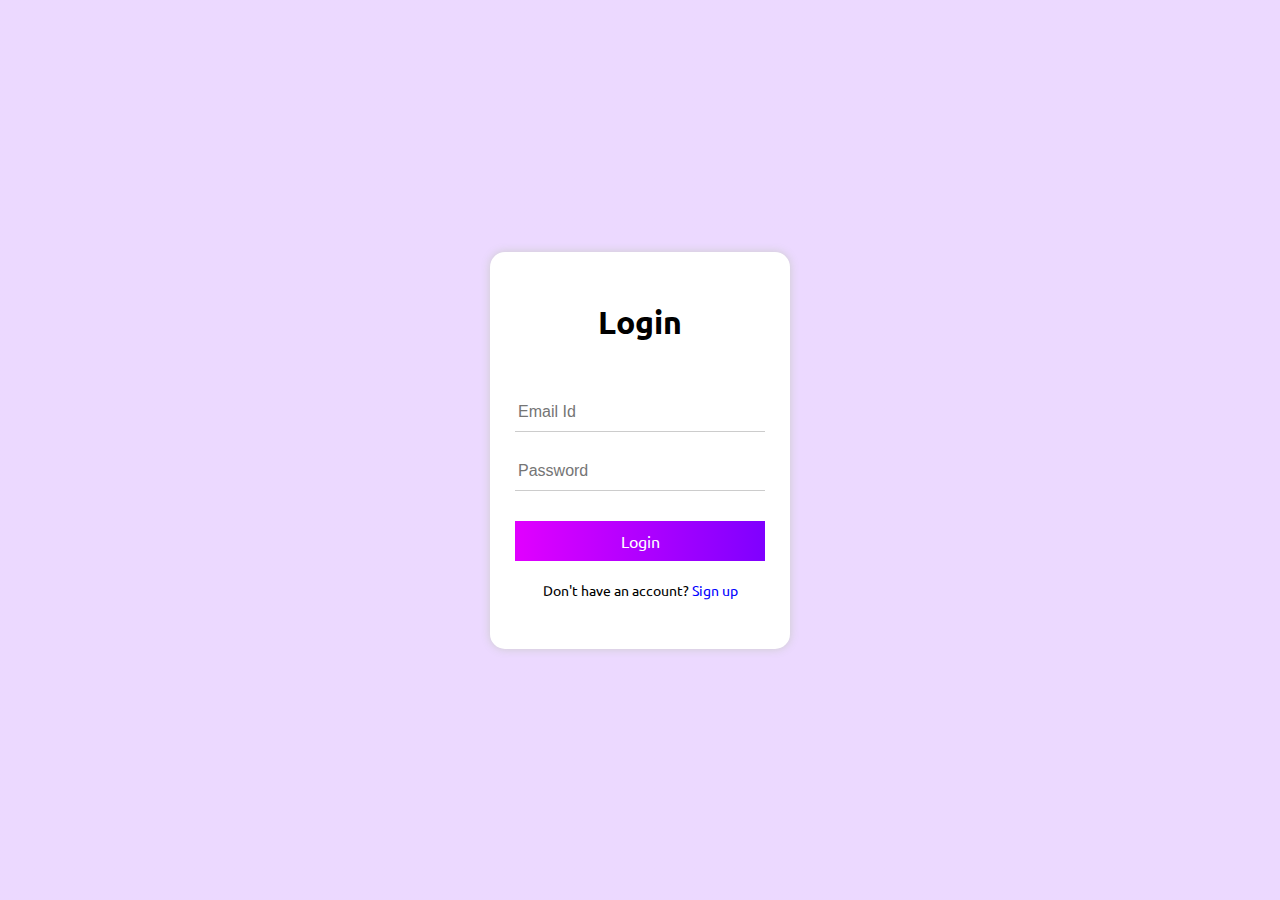
<file: index.html>
<!DOCTYPE html>
<html lang="en">
<head>
    <meta charset="UTF-8">
    <meta name="viewport" content="width=device-width, initial-scale=1.0">
    <title>Document</title>
    <link rel="stylesheet" href="https://cdnjs.cloudflare.com/ajax/libs/font-awesome/6.4.2/css/all.min.css" integrity="sha512-z3gLpd7yknf1YoNbCzqRKc4qyor8gaKU1qmn+CShxbuBusANI9QpRohGBreCFkKxLhei6S9CQXFEbbKuqLg0DA==" crossorigin="anonymous" referrerpolicy="no-referrer" />
    <link rel="stylesheet" href="style.css">
    <link rel="preconnect" href="https://fonts.googleapis.com">
<link rel="preconnect" href="https://fonts.gstatic.com" crossorigin>
<link href="https://fonts.googleapis.com/css2?family=Baloo+Bhaina+2&family=Ubuntu&display=swap" rel="stylesheet">
<link
    rel="stylesheet"
    href="https://cdnjs.cloudflare.com/ajax/libs/animate.css/4.1.1/animate.min.css"
  />
</head>
<body>
    <div id="container">
        <div id="page">
            <div id="login" class="animate__animated animate__flipInX">
                <h1 align="center">Login</h1>
                <form id="login_frm">
                    <input type="email" required="required" placeholder="Email Id" id="login_email">
                    <small id="login_email_warning"> <i class="fa-solid fa-triangle-exclamation"></i> Email id not registerd..</small>
                    <input type="password" required="required" placeholder="Password" id="login_password">
                    <small id="login_password_warning"> <i class="fa-solid fa-triangle-exclamation"></i> Worng password..</small>
                    <button type="submit" id="login_btn">Login</button>
                </form>
                <p>Don't have an account? <span id="signup_link">Sign up</span></p>
            </div>
            <div id="signup" class="animate__animated animate__flipInX">
                <h1 align="center">Sign up</h1>
                <form id="signup_frm" autocomplete="off">
                <input type="name" required="required" placeholder="Name" id="username">
                <input type="email" required="required" placeholder="Email" id="email">
                <small id="email_notice"> <i class="fa-solid fa-triangle-exclamation"></i> Email id already exist..</small>
                <input type="number" required="required" placeholder="Phone" id="phone">
                <input type="password" required="required" placeholder="Password" id="password">
                <button type="submit" id="signup_btn">Sign up</button>
                </form>
                <p>Already have an account? <span id="login_link">Login</span></p>
            </div>
        </div>
    </div>
    <script src="scrept.js"></script>
    <script src="login.js"></script>
</body>
</html>
</file>
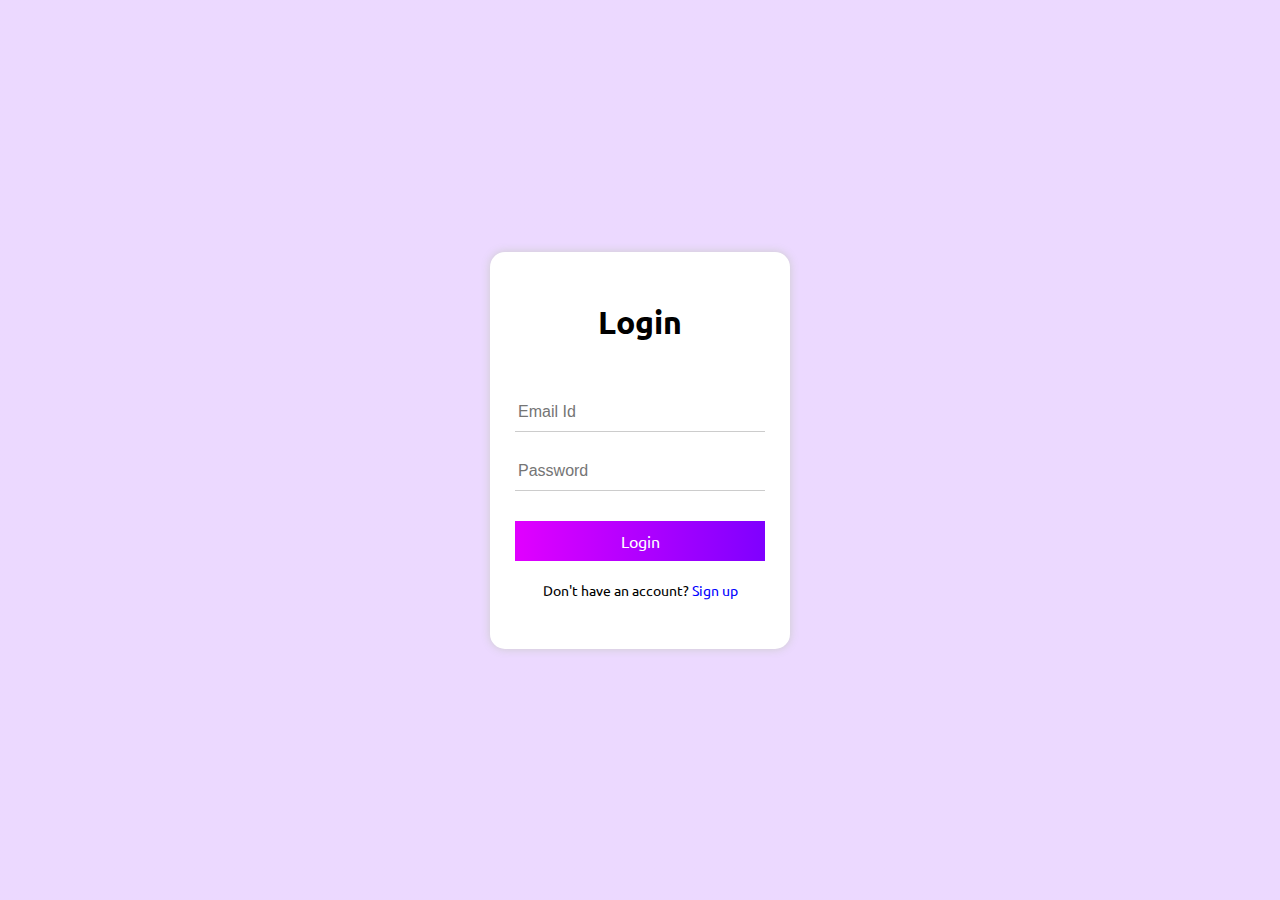
<file: profile/profile.html>
<!DOCTYPE html>
<html lang="en">

<head>
    <meta charset="UTF-8">
    <meta name="viewport" content="width=device-width, initial-scale=1.0">
    <title>Document</title>
    <link rel="stylesheet" href="profile.css">
    <link rel="stylesheet" href="https://cdnjs.cloudflare.com/ajax/libs/font-awesome/6.4.2/css/all.min.css"
        integrity="sha512-z3gLpd7yknf1YoNbCzqRKc4qyor8gaKU1qmn+CShxbuBusANI9QpRohGBreCFkKxLhei6S9CQXFEbbKuqLg0DA=="
        crossorigin="anonymous" referrerpolicy="no-referrer" />
</head>

<body>
    <div id="container">
        <div id="page_cover">
            <div id="profile_box">
                <div id="profile_pic">
                    <i class="fas fa-user" id="profile_icon"></i>
                    <input type="file" accept="image/*" id="profile_upload">
                </div>
                <p id="upp">Upload Profile image</p>
                <h2 id="profile_name">Yogesh Kashyap</h2>
                <button id="next">Next <i class="fas fa-angle-double-right"></i> </button>
            </div>
        </div>
    </div>
    <div id="main_profile_page">
        <div id="profile_header">
            <div id="profile_picture">

            </div>
        </div>
        <h1 id="profile_username">Yogesh kashyap</h1>
        <div id="app">
            <a href="apps/contact/contact.html">
                <div id="contact">
                    <i class="fas fa-address-book"></i>
                    <p>Contacts</p>
                </div>
            </a>

            <a href="apps/player/player.html">
                <div id="player">
                    <i class="fas fa-play-circle"></i>
                    <p>Player</p>
                </div>
            </a>
            <div id="logout">
                <i class="fas fa-sign-out-alt"></i>
                <p id="logout_text">Logout</p>
            </div>
        </div>
        <div id="profile_footer">

            <P>Developed By : Yogesh Kashyap || Powered By : <span
                    style="color: black; font-weight: bold;">Fullstack</span> Developer</P>

        </div>
    </div>
    <script src="profile.js"></script>
</body>

</html>
</file>
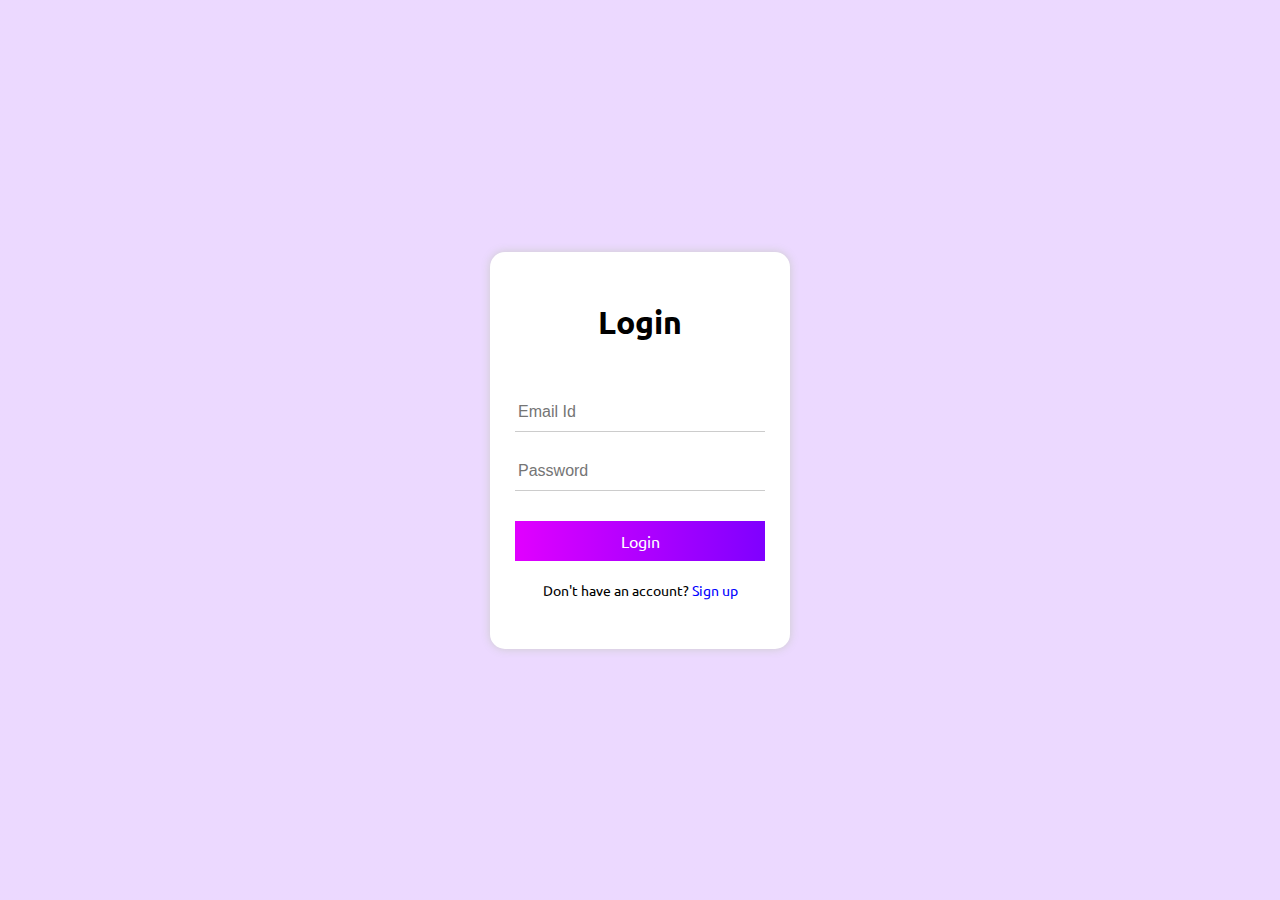
<file: profile/apps/contact/contact.html>
<!DOCTYPE html>
<html lang="en">
<head>
    <meta charset="UTF-8">
    <meta name="viewport" content="width=device-width, initial-scale=1.0">
    <title>Document</title>
    <link rel="stylesheet" href="css/contact.css">
    <link rel="stylesheet" href="https://cdnjs.cloudflare.com/ajax/libs/font-awesome/6.4.2/css/all.min.css"
        integrity="sha512-z3gLpd7yknf1YoNbCzqRKc4qyor8gaKU1qmn+CShxbuBusANI9QpRohGBreCFkKxLhei6S9CQXFEbbKuqLg0DA=="
        crossorigin="anonymous" referrerpolicy="no-referrer" />
        <link
    rel="stylesheet"
    href="https://cdnjs.cloudflare.com/ajax/libs/animate.css/4.1.1/animate.min.css"/>
</head>
<body>
    <div id="profile_box">
        <div id="tringle_pic">

        </div>
    </div>
    
        
    

    <i class="fas fa-plus-circle" id="new_contact"></i>

    <div id="main_all_contact_box">
        <div id="contact_header">
            <h1> <i class="fas fa-user-circle"></i> All Contacts</h1>
            <input type="search" placeholder="Search Your Contacts" id="search">
        </div>
        <div id="all_contact_box">
            
        </div>
        
    </div>

    <button id="back_btn">Go Back</button>



    <div id="contact_bg" class="animate__animated animate__fadeIn">
        <center>
        <div id="add_contact_box" class="animate__animated animate__slideInDown">
            <h1 id="c_heading">Add New Contacts</h1>
            <form>
                <input type="text" id="c_name" placeholder="Enter Name">
                <input type="number" id="c_number" placeholder="Enter Mobile No.">
                <button type="submit" id="add">Add</button>
                <button type="button" id="close">Close</button>
            </form>

        </div>
        </center>
    </div>
    <script src="js/contact.js"></script>
</body>
</html>
</file>
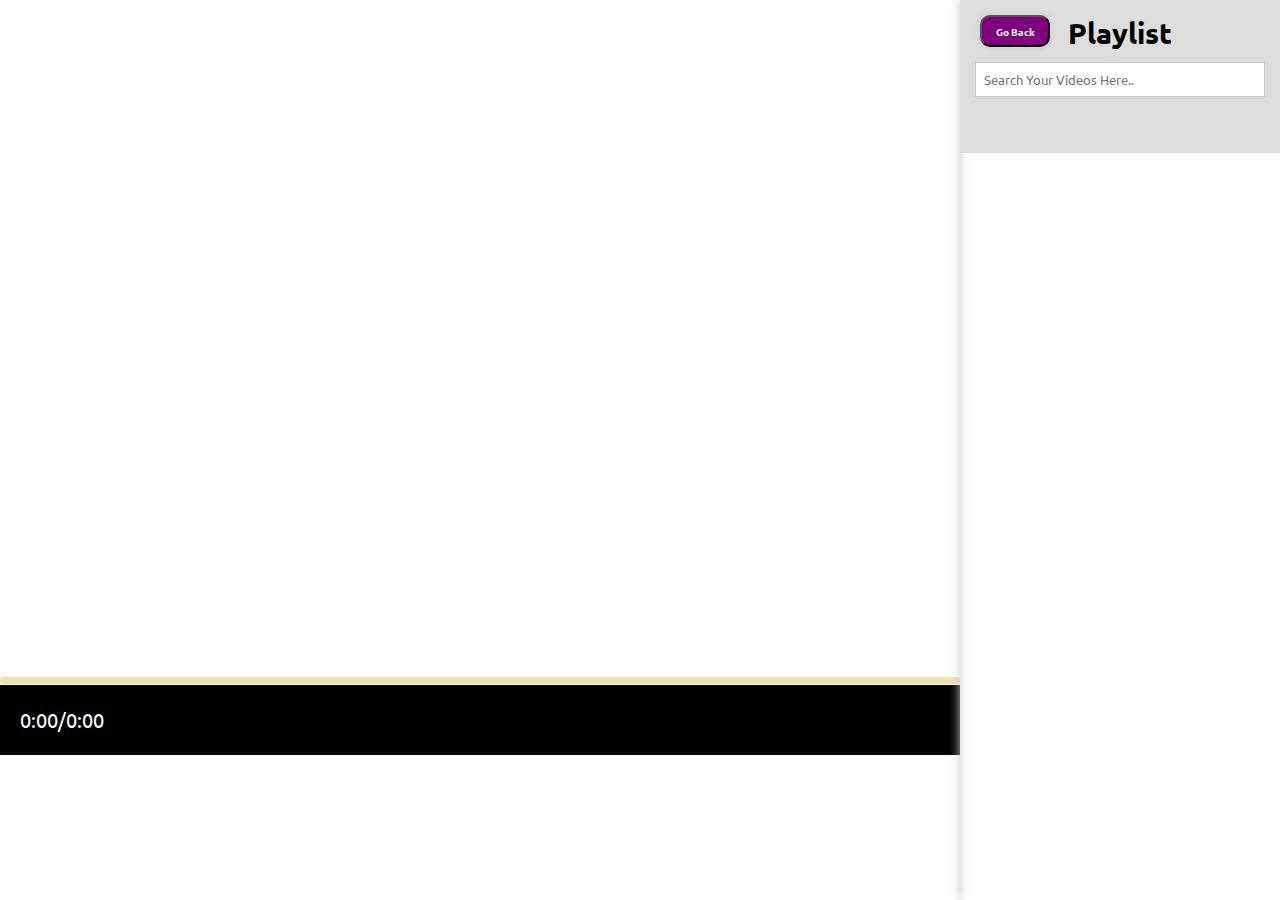
<file: profile/apps/player/player.html>
<!DOCTYPE html>
<html lang="en">
<head>
    <meta charset="UTF-8">
    <meta name="viewport" content="width=device-width, initial-scale=1.0">
    <title>Document</title>
    <link rel="stylesheet" href="css/player.css">
    <link rel="stylesheet" href="https://cdnjs.cloudflare.com/ajax/libs/font-awesome/6.4.2/css/all.min.css" integrity="sha512-z3gLpd7yknf1YoNbCzqRKc4qyor8gaKU1qmn+CShxbuBusANI9QpRohGBreCFkKxLhei6S9CQXFEbbKuqLg0DA==" crossorigin="anonymous" referrerpolicy="no-referrer" />
    <link href="https://fonts.googleapis.com/css2?family=Baloo+Bhaina+2&family=Ubuntu&display=swap" rel="stylesheet">
    <link
    rel="stylesheet"
    href="https://cdnjs.cloudflare.com/ajax/libs/animate.css/4.1.1/animate.min.css"
  />
</head>
<body>
    <div id="left">
        <video id="video_player">
            <source id="video_src" src="https://static.videezy.com/system/resources/previews/000/039/577/original/C0111_H264.mp4"></source>
        </video>
        <div id="progress_box">
            <div id="progress_bar"></div>
        </div>
        <div id="control">
            <div id="timing">
                <p id="v_timing">0:00/0:00</p>
            </div>
            <div id="play_tools">
                <i class="fa-solid fa-backward" id="left_btn"></i>
                <i class="fa-solid fa-circle-play" id="play_btn"></i>
                <i class="fa-solid fa-forward" id="right_btn"></i>
                
            </div>
            <div id="other_tools">
                <div id="vol_box">
                    <input type="range" min="0" max="1" step="0.01" id="vol_control" style="display: none;">
                <i class="fas fa-volume-up" id="volume"></i>
                </div>
                
                <div id="speed_box">
                    <input type="range" min="0" max="2" step="0.25" id="speed_control" style="display: none;">
                    <i class="fa-solid fa-gauge" id="speed_icon"></i>
                </div>
                <i class="fas fa-expand" id="full_screen"></i>
            </div>
        </div>
    </div>
    <div id="right">
        <div id="top">
            <button id="back_btn">Go Back</button>
            <h3>Playlist</h3>
            <input type="search" placeholder="Search Your Videos Here.." id="search">
            <i class="fas fa-plus-circle" id="open_video_box_btn"></i>
            <div id="add_video_box">
                <h2>Add Videos</h2>
                <form>
                <input type="text" placeholder="Enter Your Video Name.." id="video_name">
                <input type="text" placeholder="Enter Your Video link.." id="video_link">
                <button type="submit" id="add_video_btn">Add</button>
            </form>
            </div>
        </div>
        <div id="bottom">
            
        </div>
    </div>
    <script src="js/player.js"></script>
</body>
</html>
</file>
<file: style.css>
@charset "UTF-8";
*{
   margin: 0;
   padding: 0;
   box-sizing: border-box;
}
#container{
    width: 100%;
    height: 100vh;
    display: flex;
    justify-content: center;
    align-items: center;
    background: rgb(0,0,0);
background: linear-gradient(90deg, rgba(0,0,0,0.14907212885154064) 0%, rgba(127,0,255,0.148897058823529) 0%);
}
#signup{
    display: none;
}
#page{
    width: 300px;
    height: auto;
    background-color: white;
    box-shadow: 0px 0px 10px #ccc;
    border-radius: 15px;
    padding: 50px 25px;
}
#login h1, #signup h1{
    font-family: 'Baloo Bhaina 2', cursive;
font-family: 'Ubuntu', sans-serif;
}
#login_email, #login_password, #username, #email, #phone, #password{
    border: none;
    border-bottom: 1px solid #ccc;
    padding: 10px;
    padding-left: 3px;
    width: 100%;
    margin-top: 20px;
    font-size: 16px;
    color: #727272;
    outline: none;
}
#login_frm{
    margin-top: 30px;
}
#signup_frm{
    margin-top: 10px;
}
#login_btn, #signup_btn{
    width: 100%;
    padding: 10px;
    border: none;
    font-size: 16px;
    font-family: 'Baloo Bhaina 2', cursive;
    font-family: 'Ubuntu', sans-serif;
    color: white;
    outline: none;
    cursor: pointer;
    margin-top: 30px;
    background: linear-gradient(to right, #E100FF, #7F00FF); /* W3C, IE 10+/ Edge, Firefox 16+, Chrome 26+, Opera 12+, Safari 7+ */
}
#login p, #signup p{
    font-family: 'Baloo Bhaina 2', cursive;
    font-family: 'Ubuntu', sans-serif;
    margin-top: 20px;
    font-size: 14px;
    text-align: center;
}
#login span, #signup span{
    color: blue;
    cursor: pointer;
}

#email_notice , #login_email_warning, #login_password_warning{
    font-size: 'ubuntu', sans-serif;
    color: red;
    display: none;
}

@media (max-width: 769px){
    #contact, #player, #logout {
        width: 100px;
        height: 100px;
    }
}
@media (max-width: 321px){
    #contact, #player, #logout {
        width: 60px;
        height: 60px;

    }
    #profile_footer p{
        margin-left: 20px;
    }
}
</file>
<file: profile/profile.css>
@charset "UTF-8";
*{
    margin: 0;
    padding: 0;
    box-sizing: border-box;
}
#container{
    width: 100%;
    height: 100vh;
    background: white;
    position: fixed;
    top: 0;
    left: 0;
    z-index: 10000;
}
#page_cover{
    width: 100%;
    height: 100vh;
    display: flex;
    justify-content: center;
    align-items: center;
    background: rgb(0,0,0);
    background: linear-gradient(90deg, rgba(0,0,0,0.14907212885154064) 0%, rgba(127,0,255,0.148897058823529) 0%);
    position: fixed;
    top: 0;
    left: 0;
    z-index: 10000;
}
#profile_box{
    width: 300px;
    height: auto;
    background-color: white;
    box-shadow: 0px 0px 10px #ccc;
    border-radius: 15px;
    padding: 50px 25px;
    display: flex;
    justify-content: center;
    align-items: center;
    flex-direction: column;
}
#profile_pic{
    width: 150px;
    height: 150px;
    border-radius: 50%;
    border: 5px solid whitesmoke;
    box-shadow: 0px 0px 10px #ccc;
    position: relative;
    overflow: hidden;
}
#profile_icon{
    font-size: 120px;
    color: #ccc;
    position: absolute;
    top: 25px;
    left:50%px;
    transform: translate(15%);
}
#profile_upload{
    width: 140px;
    height: 140px;
    border-radius: 50%;
    opacity: 0;
    position: absolute;
    top: 0px;
    left: 0px;

}
#upp{
    font-size: 15px;
    color: gray;
    font-family: 'ubuntu', sans-serif;
    margin: 15px 0px 10px 0px;
}
#profile_name{
    font-family: 'ubuntu', sans-serif;
}
#next{
    width: 100%;
    padding: 10px;
    border: none;
    font-size: 16px;
    font-family: 'Baloo Bhaina 2', cursive;
    font-family: 'Ubuntu', sans-serif;
    color: white;
    outline: none;
    cursor: pointer;
    margin-top: 20px;
    background: linear-gradient(to right, #E100FF, #7F00FF); /* W3C, IE 10+/ Edge, Firefox 16+, Chrome 26+, Opera 12+, Safari 7+ */
    display: none;

}

body{
    background: rgb(127, 0, 255);
    background: linear-gradient(to right, #E100FF, #7F00FF); 
}
#profile_header{
    width: 100%;
    height: 150px;
    background-image: url("./images/cover.jpg");
    background-repeat: no-repeat;
    background-size: cover;
}
#profile_picture{
    width: 150px;
    height: 150px;
    background-color: purple;
    border-radius: 50%;
    border: 4px solid white;
    box-shadow: 0px 0px 10px #ccc;
    position: absolute;
    left: 50%;
    top: 80px;
    transform: translate(-50%);
}
#profile_username{
    text-align: center;
    margin-top: 90px;
    font-family: 'ubntu', sans-serif;
}
#app{
    width: 100%;
    height: 300px;
    display: flex;
    align-items: center;
    justify-content: center;
}
@media(max-width:576px){
    #app{
        flex-direction: column;
        height: 100%;
    }
}
#contact, #player, #logout{
    width: 170px;
    height: 150px;
    background-color: white;
    margin: 20px;
    border-radius: 15px;
    display: flex;
    align-items: center;
    justify-content: center;
    flex-direction: column;
}
#contact:hover, #player:hover, #logout:hover{
    width: 200px;
    height: 170px;
    box-shadow: 0px 0px 15px #ccc;
    transition: 0.5s;
    cursor: pointer;
}
#contact i, #player i,#logout i{
    font-size: 45px;
    color: purple;
}
/* #contact i:hover{
    font-size: 60px;
    transition: 0.5s;
} */
#contact p, #player p, #logout p{
    font-size: 22px;
    color: purple;
    font-family: 'ubntu', sans-serif;
    margin-top: 7px;
}
#profile_footer{
    width: 100%;
    height: 70px;
    background-color: purple;
    display: flex;
    align-items: center;
    justify-content: center;
}
#profile_footer p{
    color: white;
    font-family: 'ubuntu', sans-serif;
}
</file>
<file: profile/apps/contact/css/contact.css>
@charset "UTF-8";
*{
    margin: 0;
    padding: 0;
    box-sizing: border-box;
}
body{
    background: rgb(127, 0, 255);
    background: linear-gradient(to right, #E100FF, #7F00FF);
}
body::-webkit-scrollbar{
    width: 4px;
}
body::-webkit-scrollbar-track{
    background-color: inherit;
}
body::-webkit-scrollbar-thumb{
    background-color: purple;
}
#profile_box{
    width: 150px;
    height: 150px;
    background-image: url(../image/tringle.jpg);
    display: flex;
    justify-content: center;
    align-items: center;
    position: fixed;
    top: 0px;
    left: 0px;
    border-radius: 75px;
}
#tringle_pic{
    width: 100px;
    height: 100px;
    border: 4px solid wheat;
    box-shadow: 0px 0px 10px #ccc;
    border-radius: 50%;
}
#new_contact{
    font-size: 50px;
    position: fixed;
    bottom: 50px;
    right: 50px;
    color: purple;
    cursor: pointer;
}
#contact_bg{
    width: 100%;
    height: 100vh;
    background-color: rgb(0, 0, 0,0.7);
    position: absolute;
    top: 0;
    left: 0;
    display: none;
}
#add_contact_box{
    width: 35%;
    height: auto;
    background-color: white;
    box-shadow: 0px 0px 10px #ccc;
    border-radius: 15px;
    padding: 30px;
    margin-top: 150px;


}
#add_contact_box h1{
    text-align: center;
    color: purple;
    font-family: 'Ubuntu', sans-serif;
    margin-bottom: 10px;
}
#c_name, #c_number{
    width: 100%;
    padding: 10px;
    font-family: 'Ubuntu', sans-serif;
    font-size: 20px;
    border: none;
    border: 3px solid purple;
    border-left: 5px solid purple;
    border-radius: 5px;
    margin-top: 10px;
    margin-bottom: 10px;
    outline: none;

}
#add, #close{
    width: 100px;
    padding: 10px;
    background-color: purple;
    border: none;
    font-family: 'Ubuntu', sans-serif;
    color: white;
    font-size: 20px;
    outline: none;
    margin-top: 10px;
}
#main_all_contact_box{
    width: 35%;
    height: 100vh;
    margin: 0 auto;

}
#contact_header{
    width: 100%;
    height: 150px;
}
#contact_header h1{
    text-align: center;
    font-size: 40px;
    font-family: 'Ubuntu', sans-serif;
    margin-top: 20px;

}
#search{
    width: 100%;
    padding: 10px;
    padding-left: 3px;
    font-size: 20px;
    font-family: 'Ubuntu', sans-serif;
    border: none;
    border-bottom: 1px solid black;
    background-color: inherit;
    margin-top: 20px;
    outline: none;

}
#all_contact_box{
    width: 100%;
    height: 65%;
    padding: 10px;
    overflow-y: scroll;
}
#all_contact_box::-webkit-scrollbar{
    width: 4px;
}
#all_contact_box::-webkit-scrollbar-track{
    background-color: inherit;
}
#all_contact_box::-webkit-scrollbar-thumb{
    background-color: purple;
}
#contact{
    width: 100%;
    height: auto;
    background-color: white;
    border-radius: 15px;
    padding: 10px;
    box-shadow: 0px 0px 10px #ccc;
    margin: 15px 0;

}
#contact p{
    font-size: 20px;
    font-family: 'Ubuntu', sans-serif;
    margin: 5px 0px;

}
#tool{
    width: 25%;
    float: right;
    margin-top: -20px;
}
#tool i{
    font-size: 20px;
    margin: 10px;
}


#back_btn{
    width: 100px;
    height: 32px;
    color: white;
    background-color: purple;
    font-size: 20px;
    font-family: 'Ubuntu', sans-serif;
    margin-left: 50px;
    font-weight: bold;
    border-radius: 10px;
    box-shadow: 0px 0px 6px #ccc;
    margin-bottom: 50px;
    cursor: pointer;


}

/* responsiv coding */


@media (max-width:1025px) 
{
    #tool{
        margin-top: -40px;
        width: 50px;
    }


}
@media (max-width:769px)
{
    #main_all_contact_boc{
        width: 50%;
    }
    #add_contact_box{
        width: 50%;
    }
}

@media (max-width:568px)
{
    #main_all_contact_box{
        width: 100%;
        padding: 20px;
    }
    #profile_box{
        display: none;
    }
    #new_contact{
        bottom: 5px;
        right: 5px;
    }
    #add_contact_box{
        width: 90%;
    }
}
</file>
<file: profile/apps/player/css/player.css>
@charset "UTF-8";
*{
    margin: 0;
    padding: 0;
    box-sizing: border-box;
}
#left{
    width: 75%;
    height: 100vh;
    /* border: 2px solid red; */
    float: left;
    box-shadow: 0px 0px 10px #ccc;
}
#right{
    width: 25%;
    height: 100vh;
    /* border: 4px solid black; */
    float: right;
    box-shadow: 0px 0px 10px #ccc;
}
#video_player{
    width: 100%;
    height: 75%;
}
#progress_box{
    width: 100%;
    height: 7px;
    background-color: wheat;
    margin-bottom: 1px;
    margin-top: -2px;
    cursor: pointer;
    border-radius: 5px;
}
#progress_bar{
    width: 0%;
    height: 7px;
    background: rgb(127, 0, 255);
    background: linear-gradient(to right, #E100FF, #7F00FF);
    cursor: pointer;
    border-radius: 5px;
}
#control{
    width: 100%;
    height: 70px;
    background-color: black;
    display: flex;
    justify-content: space-between;
    align-items: center;
}
#play_btn{
    font-size: 50px;
    color: white;
    cursor: pointer;
    margin-left: 30px;
    margin-right: 30px;
}
#left_btn, #right_btn{
    font-size: 30px;
    color: white;
    cursor: pointer;
}
#play_tools{
    display: flex;
    justify-content: center;
    align-items: center;
}
#v_timing{
    font-size: 20px;
    font-family: 'ubuntu', sans-serif;
    color: white;
    margin-left: 20px;
}
#volume,#full_screen,#speed_icon{
    color: white;
    font-size: 25px;
    margin-right: 20px;
    cursor: pointer;
}
#timing,#play_tools,#other_tools{
    width: 33.33%;
}
#other_tools{
    display: flex;
    justify-content: flex-end;
}
#top{
    width: 100%;
    height: 17%;
    background-color: #ddd;
    padding: 15px;
    position: relative;
}
#top{
    font-family: 'ubuntu', sans-serif;
    text-align: center;
    font-size: 25px;
    position: relative;
}
#back_btn{
    position: absolute;
    left: 20px;
    width: 70px;
    height: 32px;
    color: white;
    background-color: purple;
    font-size: 10px;
    font-family: 'Ubuntu', sans-serif;
    font-weight: bold;
    border-radius: 10px;
    box-shadow: 0px 0px 6px #ccc;
}
#search{
    width: 100%;
    padding: 8px;
    border: 1px solid #ccc;
    font-family: 'ubuntu', sans-serif;
    outline: none;
    margin-top: 10px;

}
#open_video_box_btn{
    position: absolute;
    font-size: 25px;
    top: 15px;
    right: 15px;
    cursor: pointer;
}
#add_video_box{
    width: 80%;
    height: auto;
    border-radius: 15px 0px 15px 15px;
    background-color: #323232;
    position: absolute;
    top: 25px;
    right: 40px;
    padding: 20px;
    display: none;
}
#add_video_box h2{
    font-family: 'ubuntu', sans-serif;
    color: white;
    margin-bottom: 10px;
    text-align: center;
}
#video_name,#video_link{
    width: 100%;
    padding: 8px;
    font-family: 'ubuntu', sans-serif;
    border: 1px solid #ccc;
    margin-bottom: 10px;

}
#add_video_btn{
    width: 70px;
    background-color: white;
    outline: none;
    border: none;
    padding: 7px;
    font-family: 'ubuntu', sans-serif;

}
#bottom{
    width: 100%;
    padding: 20px;
    height: 80%;
    overflow: auto;
}
#main_video_box{
    width: 100%;
    background-color: white;
    height: auto;
    box-shadow: 0px 0px 6px #ccc;
    margin-bottom: 15px;

}
#playlist_video_name{
    width: 100%;
    padding: 10px;
    font-family: 'ubuntu', sans-serif;
    font-size: 15px;

}
#video_play_btn{
    width: 50%;
    border: none;
    padding: 8px;
    cursor: pointer;
    background-color: #4285F4;
    color: white;
    outline: none;
}
#video_delete_btn{
    width: 50%;
    border: none;
    padding: 8px;
    cursor: pointer;
    background-color: #EA4335;
    outline: none;
}
#vol_control{
    appearance: none;
    transform: rotate(270deg);
    outline: none;
    width: 80px;
    height: 12px;
    background-color: #EA4335;
    position: absolute;
    top: -47px;
    left: -22px;
    border-radius: 5px;

}
#speed_control{
    appearance: none;
    transform: rotate(270deg);
    outline: none;
    width: 80px;
    height: 12px;
    background-color: #EA4335;
    position: absolute;
    top: -47px;
    left: -27px;
    border-radius: 5px;

}
#vol_control::-webkit-slider-thumb{
    appearance: none;
    width: 7px;
    height: 12px;
    background-color: white;
    border-radius: 10px;

}
#speed_control::-webkit-slider-thumb{
    appearance: none;
    width: 7px;
    height: 12px;
    background-color: white;
    border-radius: 10px;

}
#vol_box,#speed_box{
    width: fit-content;
    position: relative;

    
}

#back_btn{
    cursor: pointer;
}

/* responsive coding */

@media(max-width: 786px)
{
    #left{
        width: 100%;
        height: auto;
    }
    #right{
        width: 100%;
    }
    #volume,#full_screen,#speed_icon{
        font-size: 20px;
        margin-right: 13px;
    }
    #left_btn, #right_btn{
        font-size: 20px;
    }
    #play_btn{
        margin-left: 12px;
        margin-right: 12px;
        font-size: 30px;
    }
    #v_timing{
        font-size: 15px;
    }
    #control{
        height: 45px;
    }
}
</file>
